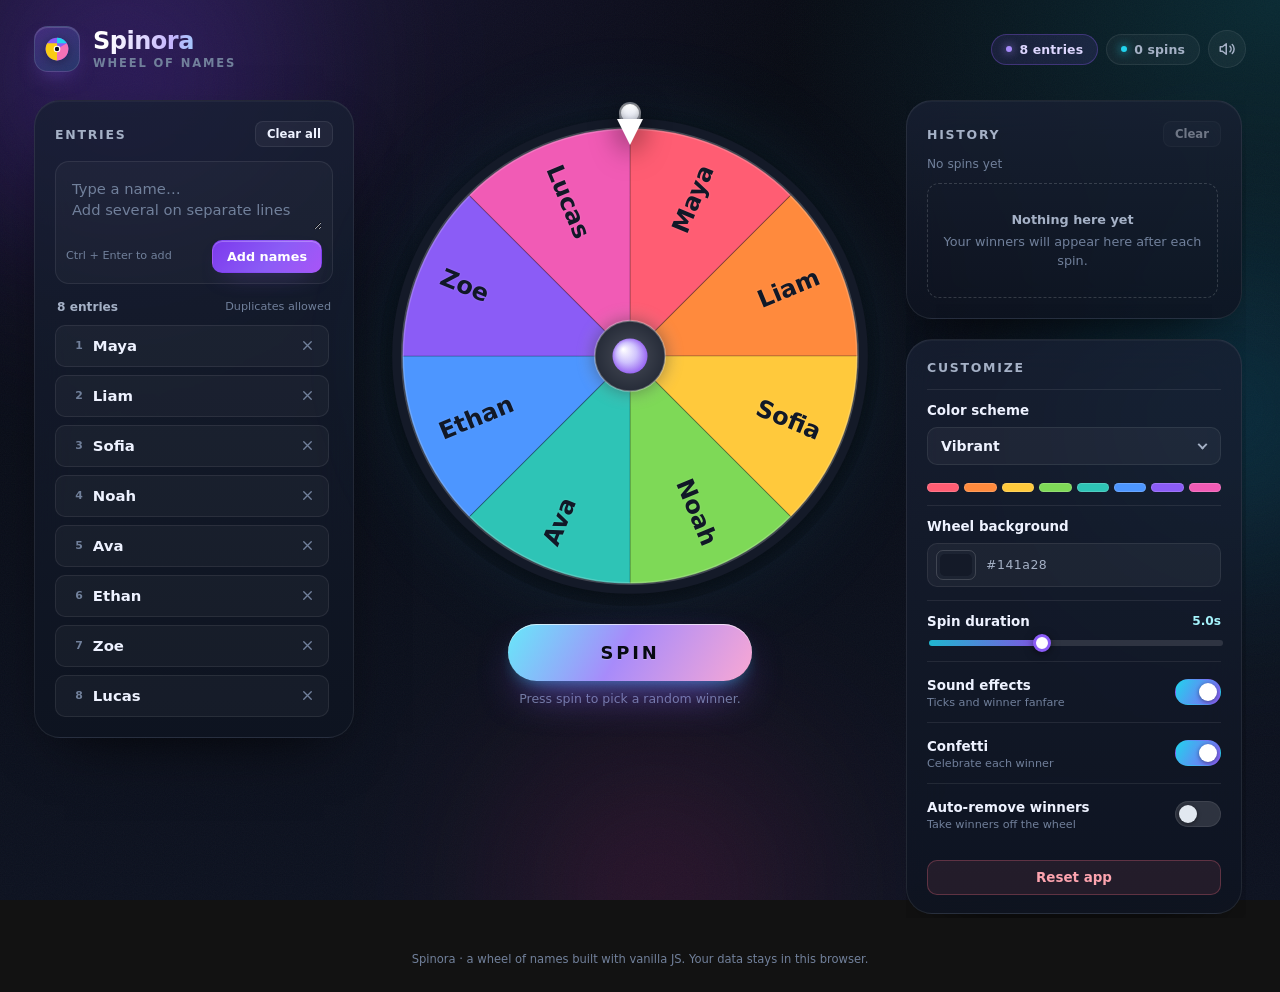
<file: wheel-of-names/index.html>
<!DOCTYPE html>
<html lang="en">
<head>
  <meta charset="UTF-8" />
  <meta name="viewport" content="width=device-width, initial-scale=1.0" />
  <meta name="theme-color" content="#0d111c" />
  <meta name="description" content="Spinora is a polished wheel of names. Add names, spin the wheel, and pick a random winner." />
  <title>Spinora — Wheel of Names</title>
  <link rel="icon" href="data:image/svg+xml,%3Csvg xmlns='http://www.w3.org/2000/svg' viewBox='0 0 32 32'%3E%3Ccircle cx='16' cy='16' r='14' fill='%238b5cf6'/%3E%3Cpath d='M16 2a14 14 0 0 1 12.1 7H16z' fill='%2322d3ee'/%3E%3Cpath d='M28.1 9A14 14 0 0 1 16 30v-14z' fill='%23f472b6'/%3E%3Ccircle cx='16' cy='16' r='3.5' fill='%23fff'/%3E%3C/svg%3E" />
  <link rel="stylesheet" href="css/style.css" />
</head>
<body>
  <a class="skip-link" href="#stage">Skip to the wheel</a>

  <div class="backdrop" aria-hidden="true">
    <span class="orb orb-1"></span>
    <span class="orb orb-2"></span>
    <span class="orb orb-3"></span>
    <span class="grain"></span>
  </div>

  <header class="app-header">
    <a class="brand" href="#" aria-label="Spinora home">
      <span class="brand-mark" aria-hidden="true">
        <svg viewBox="0 0 32 32" width="26" height="26" role="presentation">
          <circle cx="16" cy="16" r="14" fill="#8b5cf6"></circle>
          <path d="M16 2a14 14 0 0 1 12.1 7H16z" fill="#22d3ee"></path>
          <path d="M28.1 9A14 14 0 0 1 16 30v-14z" fill="#f472b6"></path>
          <path d="M16 30A14 14 0 0 1 3.9 9H16z" fill="#facc15"></path>
          <circle cx="16" cy="16" r="3.4" fill="#0d111c" stroke="#fff" stroke-width="1.4"></circle>
        </svg>
      </span>
      <span class="brand-text">
        <span class="brand-name">Spinora</span>
        <span class="brand-sub">Wheel of Names</span>
      </span>
    </a>

    <div class="header-meta">
      <span class="pill" id="entryPill" aria-live="polite">8 entries</span>
      <span class="pill pill-muted" id="spinCounterPill">0 spins</span>
      <button
        type="button"
        class="icon-toggle"
        id="soundQuickBtn"
        aria-pressed="true"
        aria-label="Sound effects"
        title="Mute sound effects"
      >
        <svg class="icon-on" viewBox="0 0 24 24" width="18" height="18" fill="none" stroke="currentColor" stroke-width="2" stroke-linecap="round" stroke-linejoin="round" aria-hidden="true">
          <path d="M11 5 6 9H3v6h3l5 4V5Z"></path>
          <path d="M16 8.5a5 5 0 0 1 0 7"></path>
          <path d="M19 6a8.5 8.5 0 0 1 0 12"></path>
        </svg>
        <svg class="icon-off" viewBox="0 0 24 24" width="18" height="18" fill="none" stroke="currentColor" stroke-width="2" stroke-linecap="round" stroke-linejoin="round" aria-hidden="true">
          <path d="M11 5 6 9H3v6h3l5 4V5Z"></path>
          <path d="m16 9 5 6M21 9l-5 6"></path>
        </svg>
      </button>
    </div>
  </header>

  <main class="layout" id="main">
    <!-- ============ NAMES PANEL ============ -->
    <aside class="panel panel-names" id="namesPanel" aria-labelledby="namesTitle">
      <div class="panel-head">
        <h2 class="panel-title" id="namesTitle">Entries</h2>
        <button type="button" class="btn btn-ghost btn-sm" id="clearNames">Clear all</button>
      </div>

      <form class="add-form" id="addForm" autocomplete="off">
        <label class="sr-only" for="nameInput">Add names, one per line</label>
        <textarea
          id="nameInput"
          class="name-input-add"
          rows="2"
          maxlength="600"
          placeholder="Type a name…&#10;Add several on separate lines"
          spellcheck="false"
        ></textarea>
        <div class="add-row">
          <p class="hint">Ctrl + Enter to add</p>
          <button type="submit" class="btn btn-primary btn-add" id="addBtn">Add names</button>
        </div>
      </form>

      <div class="names-meta">
        <span id="namesCount" class="count-label" aria-live="polite">8 entries</span>
        <span class="hint">Duplicates allowed</span>
      </div>

      <ul class="names-list" id="namesList" aria-label="Wheel entries"></ul>
    </aside>

    <!-- ============ WHEEL STAGE ============ -->
    <section class="stage" id="stage" aria-labelledby="stageTitle">
      <h2 class="sr-only" id="stageTitle">Spinning wheel</h2>

      <div class="wheel-area">
        <div class="wheel-halo" aria-hidden="true"></div>
        <div class="pointer" aria-hidden="true">
          <span class="pointer-pin"></span>
          <span class="pointer-tip"></span>
        </div>
        <div class="wheel-wrap" id="wheelWrap">
          <canvas id="wheel" role="img" aria-label="Colorful spinning wheel with the current entries"></canvas>
        </div>
        <div class="wheel-center-aura" aria-hidden="true"></div>
      </div>

      <div class="stage-controls">
        <button type="button" class="spin-btn" id="spinBtn" aria-describedby="spinHint">
          <span class="spin-btn-label" id="spinBtnLabel">SPIN</span>
          <span class="spin-btn-shine" aria-hidden="true"></span>
        </button>
        <p class="spin-hint" id="spinHint">Press spin to pick a random winner.</p>
      </div>

      <div class="last-winner" id="lastWinner" hidden>
        <span class="last-winner-icon" aria-hidden="true">
          <svg viewBox="0 0 24 24" width="16" height="16" fill="none" stroke="currentColor" stroke-width="2" stroke-linecap="round" stroke-linejoin="round">
            <path d="M8 21h8M12 17v4M7 4h10v4a5 5 0 0 1-10 0V4Z"></path>
            <path d="M17 5h3v2a3 3 0 0 1-3 3M7 5H4v2a3 3 0 0 0 3 3"></path>
          </svg>
        </span>
        <span class="last-winner-text">Last winner</span>
        <strong class="last-winner-name" id="lastWinnerName"></strong>
      </div>
    </section>

    <!-- ============ SIDE: HISTORY + SETTINGS ============ -->
    <aside class="side-col">
      <section class="panel panel-history" id="historyPanel" aria-labelledby="historyTitle">
        <div class="panel-head">
          <h2 class="panel-title" id="historyTitle">History</h2>
          <button type="button" class="btn btn-ghost btn-sm" id="clearHistory">Clear</button>
        </div>
        <p class="panel-sub" id="historySub" aria-live="polite">No spins yet</p>
        <ol class="history-list" id="historyList" aria-label="Spin history"></ol>
      </section>

      <section class="panel panel-settings" id="settingsPanel" aria-labelledby="settingsTitle">
        <div class="panel-head">
          <h2 class="panel-title" id="settingsTitle">Customize</h2>
        </div>

        <div class="setting">
          <label class="setting-label" for="schemeSelect">Color scheme</label>
          <div class="select-wrap">
            <select id="schemeSelect" class="select">
              <option value="vibrant">Vibrant</option>
              <option value="pastel">Pastel</option>
              <option value="ocean">Ocean</option>
              <option value="sunset">Sunset</option>
              <option value="forest">Forest</option>
              <option value="candy">Candy</option>
            </select>
          </div>
          <div class="scheme-preview" id="schemePreview" aria-hidden="true"></div>
        </div>

        <div class="setting setting-inline">
          <label class="setting-label" for="bgColor">Wheel background</label>
          <div class="color-control">
            <input type="color" id="bgColor" class="color-input" value="#141a28" aria-label="Wheel background color" />
            <span class="color-value" id="bgColorValue">#141a28</span>
          </div>
        </div>

        <div class="setting">
          <div class="setting-row">
            <label class="setting-label" for="durationRange">Spin duration</label>
            <output class="setting-value" id="durationValue" for="durationRange">5.0s</output>
          </div>
          <input type="range" id="durationRange" class="range" min="2" max="10" step="0.5" value="5" />
        </div>

        <div class="setting">
          <label class="toggle-row" for="soundToggle">
            <span class="toggle-text">
              <span class="setting-label">Sound effects</span>
              <span class="setting-desc">Ticks and winner fanfare</span>
            </span>
            <span class="switch">
              <input type="checkbox" id="soundToggle" checked />
              <span class="switch-track" aria-hidden="true"><span class="switch-thumb"></span></span>
            </span>
          </label>
        </div>

        <div class="setting">
          <label class="toggle-row" for="confettiToggle">
            <span class="toggle-text">
              <span class="setting-label">Confetti</span>
              <span class="setting-desc">Celebrate each winner</span>
            </span>
            <span class="switch">
              <input type="checkbox" id="confettiToggle" checked />
              <span class="switch-track" aria-hidden="true"><span class="switch-thumb"></span></span>
            </span>
          </label>
        </div>

        <div class="setting">
          <label class="toggle-row" for="autoRemoveToggle">
            <span class="toggle-text">
              <span class="setting-label">Auto-remove winners</span>
              <span class="setting-desc">Take winners off the wheel</span>
            </span>
            <span class="switch">
              <input type="checkbox" id="autoRemoveToggle" />
              <span class="switch-track" aria-hidden="true"><span class="switch-thumb"></span></span>
            </span>
          </label>
        </div>

        <button type="button" class="btn btn-danger btn-block" id="resetBtn">Reset app</button>
      </section>
    </aside>
  </main>

  <footer class="app-footer">
    <p>Spinora · a wheel of names built with vanilla JS. Your data stays in this browser.</p>
  </footer>

  <!-- ============ WINNER MODAL ============ -->
  <div class="modal-backdrop" id="winnerModal" hidden>
    <div class="modal" role="dialog" aria-modal="true" aria-labelledby="winnerTitle" aria-describedby="winnerNote">
      <div class="modal-burst" aria-hidden="true">
        <svg viewBox="0 0 120 120" width="84" height="84">
          <g fill="none" stroke-linecap="round">
            <circle cx="60" cy="60" r="34" stroke="url(#g1)" stroke-width="6" opacity="0.9"></circle>
            <path d="M60 14v10M60 96v10M14 60h10M96 60h10M27 27l7 7M86 86l7 7M93 27l-7 7M34 86l-7 7" stroke="url(#g2)" stroke-width="5"></path>
          </g>
          <defs>
            <linearGradient id="g1" x1="0" y1="0" x2="1" y2="1">
              <stop offset="0" stop-color="#8b5cf6"></stop>
              <stop offset="1" stop-color="#22d3ee"></stop>
            </linearGradient>
            <linearGradient id="g2" x1="0" y1="0" x2="1" y2="1">
              <stop offset="0" stop-color="#f472b6"></stop>
              <stop offset="1" stop-color="#facc15"></stop>
            </linearGradient>
          </defs>
        </svg>
      </div>

      <p class="modal-eyebrow" id="winnerSpin">Spin #1</p>
      <h2 class="winner-name" id="winnerTitle" aria-live="assertive">Winner</h2>
      <p class="winner-note" id="winnerNote"></p>

      <div class="modal-actions">
        <button type="button" class="btn btn-primary btn-lg" id="spinAgainBtn">Spin again</button>
        <button type="button" class="btn btn-ghost" id="removeWinnerBtn">Remove winner</button>
        <button type="button" class="btn btn-ghost" id="keepWinnerBtn">Keep winner</button>
      </div>
    </div>
  </div>

  <canvas id="confetti" aria-hidden="true"></canvas>
  <div class="toast" id="toast" role="status" aria-live="polite" hidden></div>

  <script src="js/storage.js"></script>
  <script src="js/names.js"></script>
  <script src="js/wheel.js"></script>
  <script src="js/history.js"></script>
  <script src="js/app.js"></script>
</body>
</html>
</file>
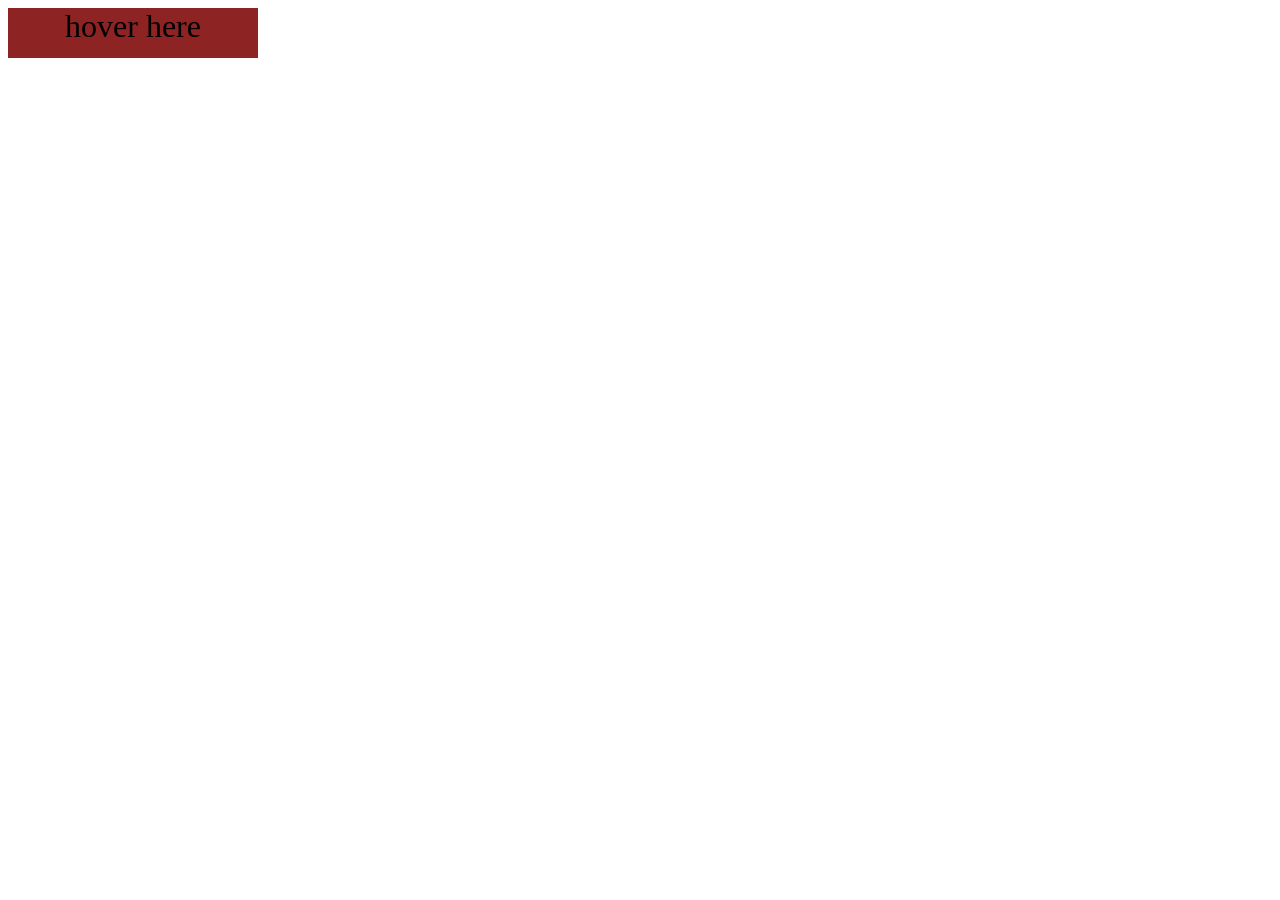
<file: webstudy/HTML/animations.html>
<!DOCTYPE html>
<html lang="en">
<head>
    <meta charset="UTF-8">
    <meta name="viewport" content="width=device-width, initial-scale=1.0">
    <title>animation</title>
    <link rel="stylesheet" href="../CSS/animations.css">
</head>
<body>
    <div id="box1">hover here</div>
    <div id="box2">Hi</div>
</body>
</html>
</file>
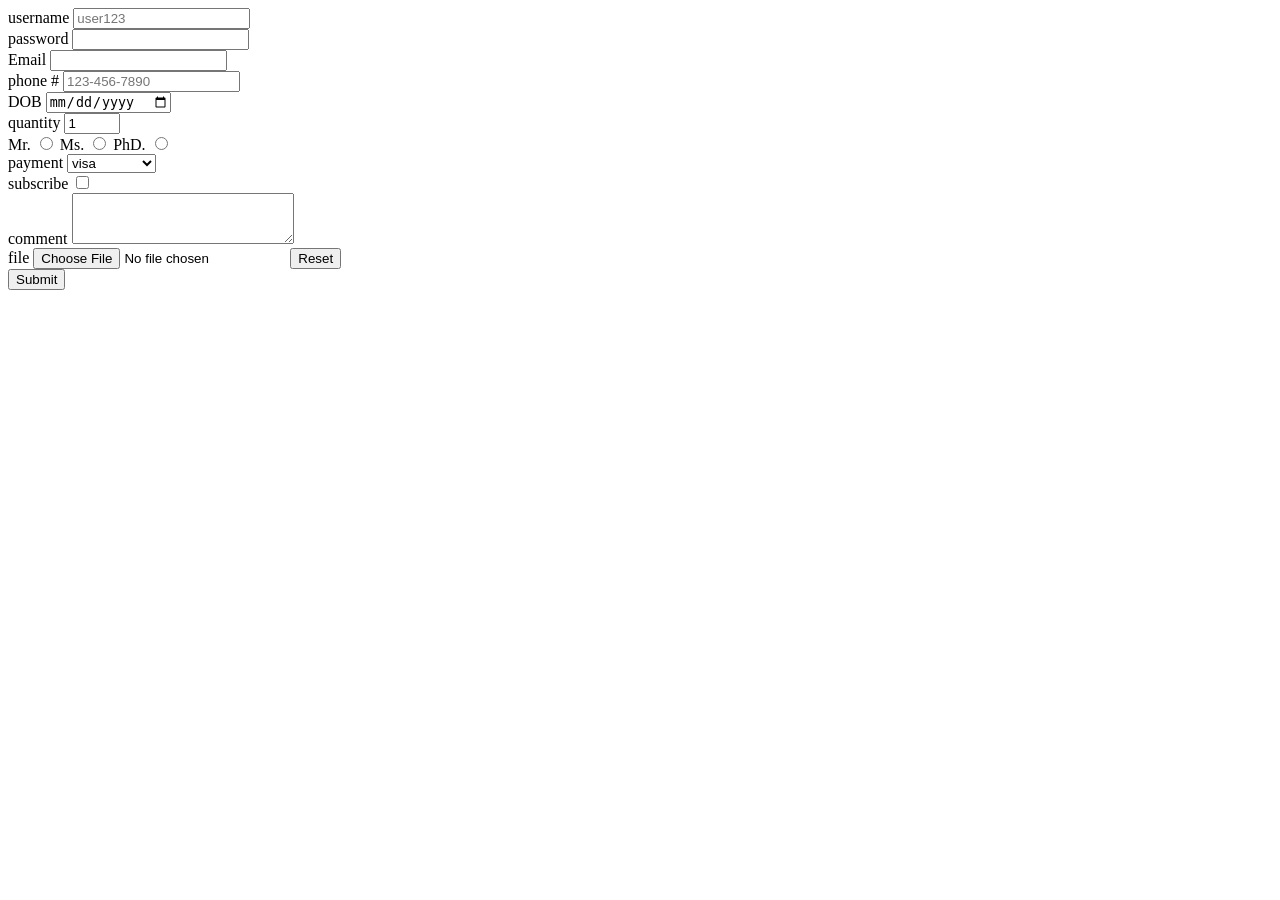
<file: webstudy/HTML/form.html>
<!DOCTYPE html>
<html lang="en">
<head>
    <meta charset="UTF-8">
    <meta name="viewport" content="width=device-width, initial-scale=1.0">
    <title>forms</title>
</head>
<body>
    <form action="main.py" method="post" enctype="multipart/form-data">
        <label for="username">username </label>
        <input type="text" id="username" placeholder="user123" minlength="2"  maxlength="15" required> <br>
        <label for="password">password</label>
        <input type="password"  id="password"min="6" required><br>

        <label for="email">Email</label>
        <input type="email" id="email",placeholder="abc@gmail.com"><br>

        <label for="phone">phone #</label>
        <input type="tel" id="phone"placeholder="123-456-7890" ><br>

        <label for="date">DOB</label>
        <input type="date" id="date"><br>
        <label for="quantity">quantity</label>
        <input type="number" id="quantity" min="0" max="999" value="1">
        <br>
        <label for="Mr.">Mr.</label>
        <input type="radio" id="Mr." name="title">
        <label for="Ms.">Ms.</label>
        <input type="radio" id="Ms." name="title">
        <label for="PhD.">PhD.</label>
        <input type="radio" id="PhD." name="title">

<br>
        <label for="payment">payment</label>
        <select name="option" id="op">
            <option value="visa">visa</option>
            <option value="mastercard">mastercard</option>
            <option value="giftcard">giftcard</option>

        </select><br>

        <label for="subscribe">subscribe</label>
        <input type="checkbox" id="subscribe"><br>

        <label for="comment">comment</label>
        <textarea id="comment" rows="3" cols="25"></textarea>
        <br>

        <label for="file">file </label>
        <input type="file" id =file accept="image/png, image/jpeg">
        
        <input type="reset"><br>
        <input type="submit">
    </form>
</body>
</html>
</file>
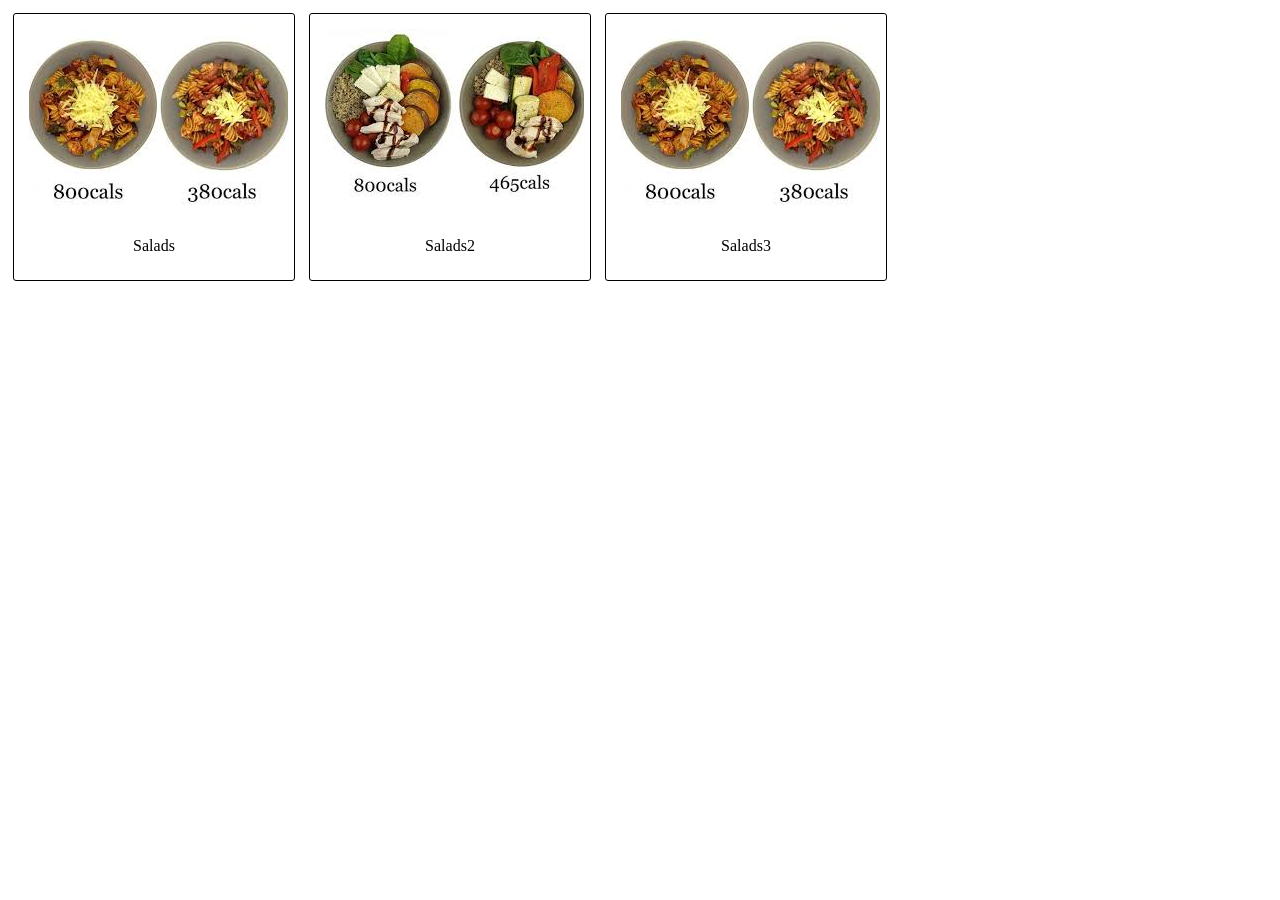
<file: webstudy/HTML/imagegallery.html>
<!DOCTYPE html>
<html lang="en">
<head>
    <meta charset="UTF-8">
    <meta name="viewport" content="width=device-width, initial-scale=1.0">
    <title>Image-Gallery</title>
    <link rel="stylesheet" href="../CSS/image-gallery.css">
</head>
<body>
    <div class="gallery">
        <a href="">
            <img src="../images/Untitled.jpg" alt="food-calroies">

        </a>

        <div class="description">Salads</div>
    </div>

     <div class="gallery">
        <a href="">
            <img src="../images/Untitled2.jpg" alt="food-calroies">

        </a>

        <div class="description">Salads2</div>
    </div>
     <div class="gallery">
        <a href="">
            <img src="../images/Untitled.jpg" alt="food-calroies">

        </a>

        <div class="description">Salads3</div>
    </div>
</body>
</html>
</file>
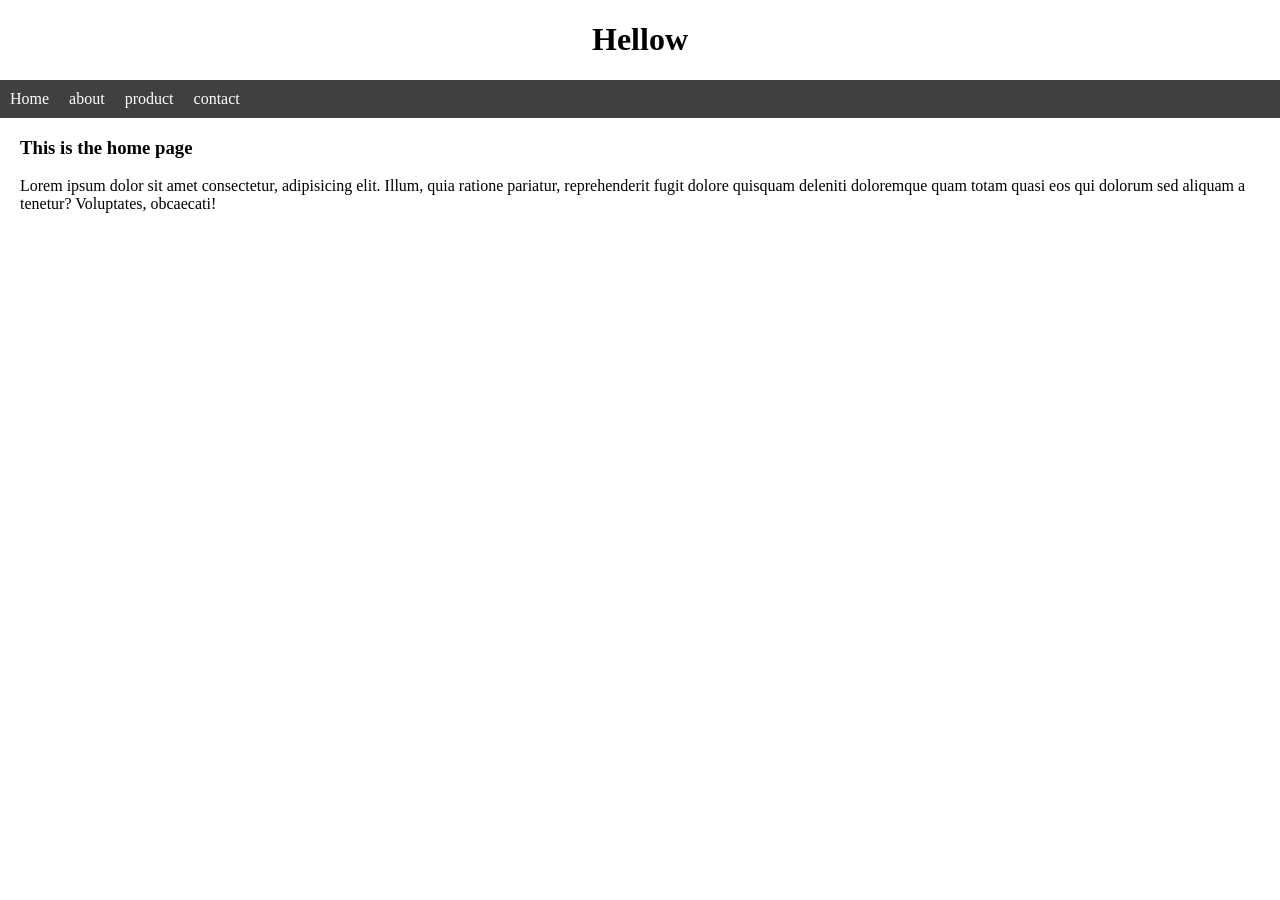
<file: webstudy/HTML/navbar.html>
<!DOCTYPE html>
<html lang="en">
<head>
    <meta charset="UTF-8">
    <meta name="viewport" content="width=device-width, initial-scale=1.0">
    <title>navbar</title>
    <link rel="stylesheet" href="../CSS/navbar.css">
</head>
<body>
    <h1>Hellow</h1>

    <nav class="navbar">
        <ul>
            <li><a href="">Home</a></li>
            <li><a href="">about</a></li>
            <li><a href="">product</a></li>
            <li><a href="">contact</a></li>
        </ul>
    </nav>

    <main>
        <h3>This is the home page</h3>
        <p>Lorem ipsum dolor sit amet consectetur, adipisicing elit. Illum, quia ratione pariatur, reprehenderit fugit dolore quisquam deleniti doloremque quam totam quasi eos qui dolorum sed aliquam a tenetur? Voluptates, obcaecati!</p>
    </main>
</body>
</html>
</file>
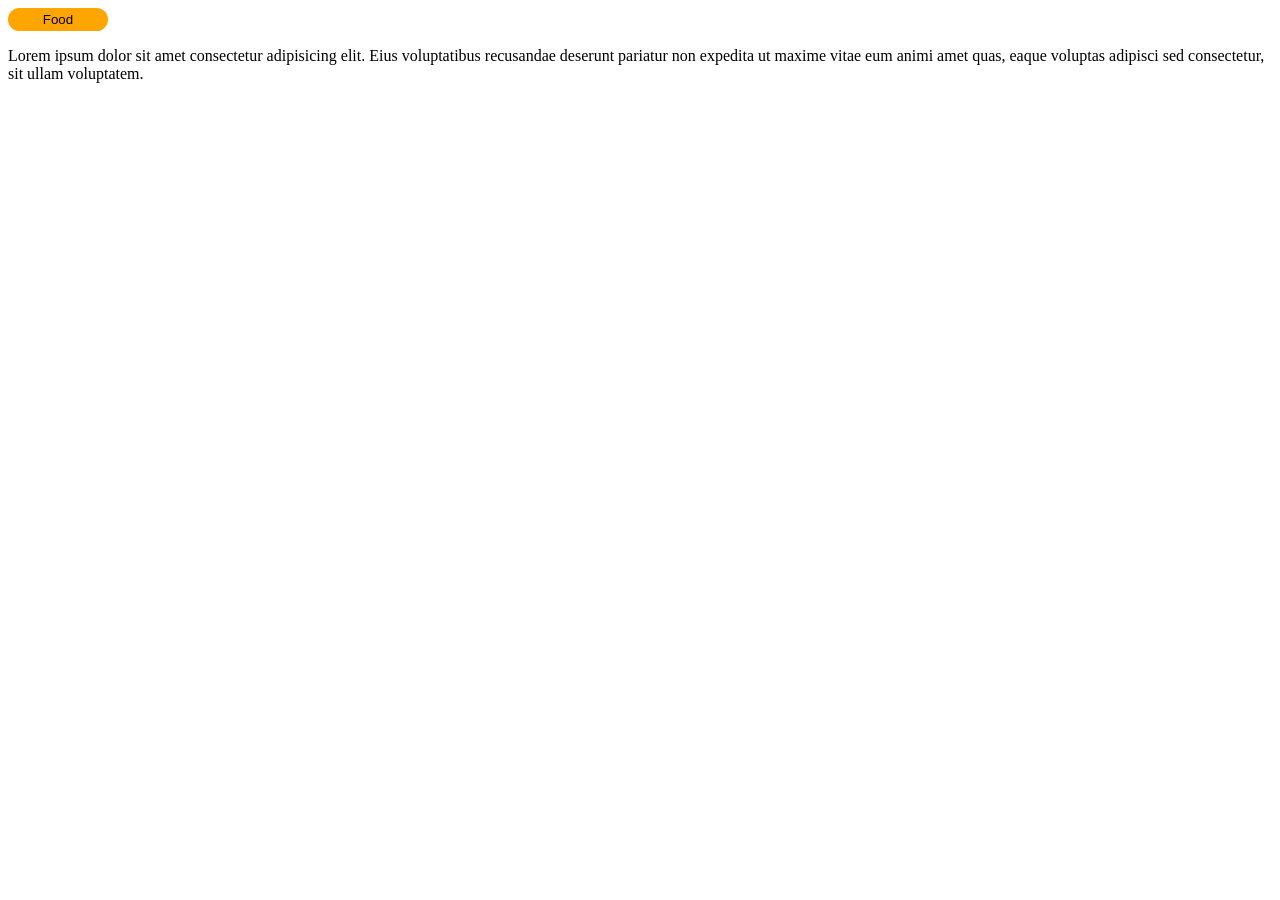
<file: webstudy/HTML/overflow.html>
<!DOCTYPE html>
<html lang="en">
<head>
    <meta charset="UTF-8">
    <meta name="viewport" content="width=device-width, initial-scale=1.0">
    <title>overflow</title> 
    <link rel="stylesheet" href="../CSS/oveflowstyle.css">
</head>
<body>
     <div class="dropdown">
        <button>Food</button>
        <div class="content">
            <a href="">apple</a>
            <a href="">oragne</a>
            <a href="">banana</a>


        </div>
     </div>
     <p>Lorem ipsum dolor sit amet consectetur adipisicing elit. Eius voluptatibus recusandae deserunt pariatur non expedita ut maxime vitae eum animi amet quas, eaque voluptas adipisci sed consectetur, sit ullam voluptatem.</p>
</body>
</html>
</file>
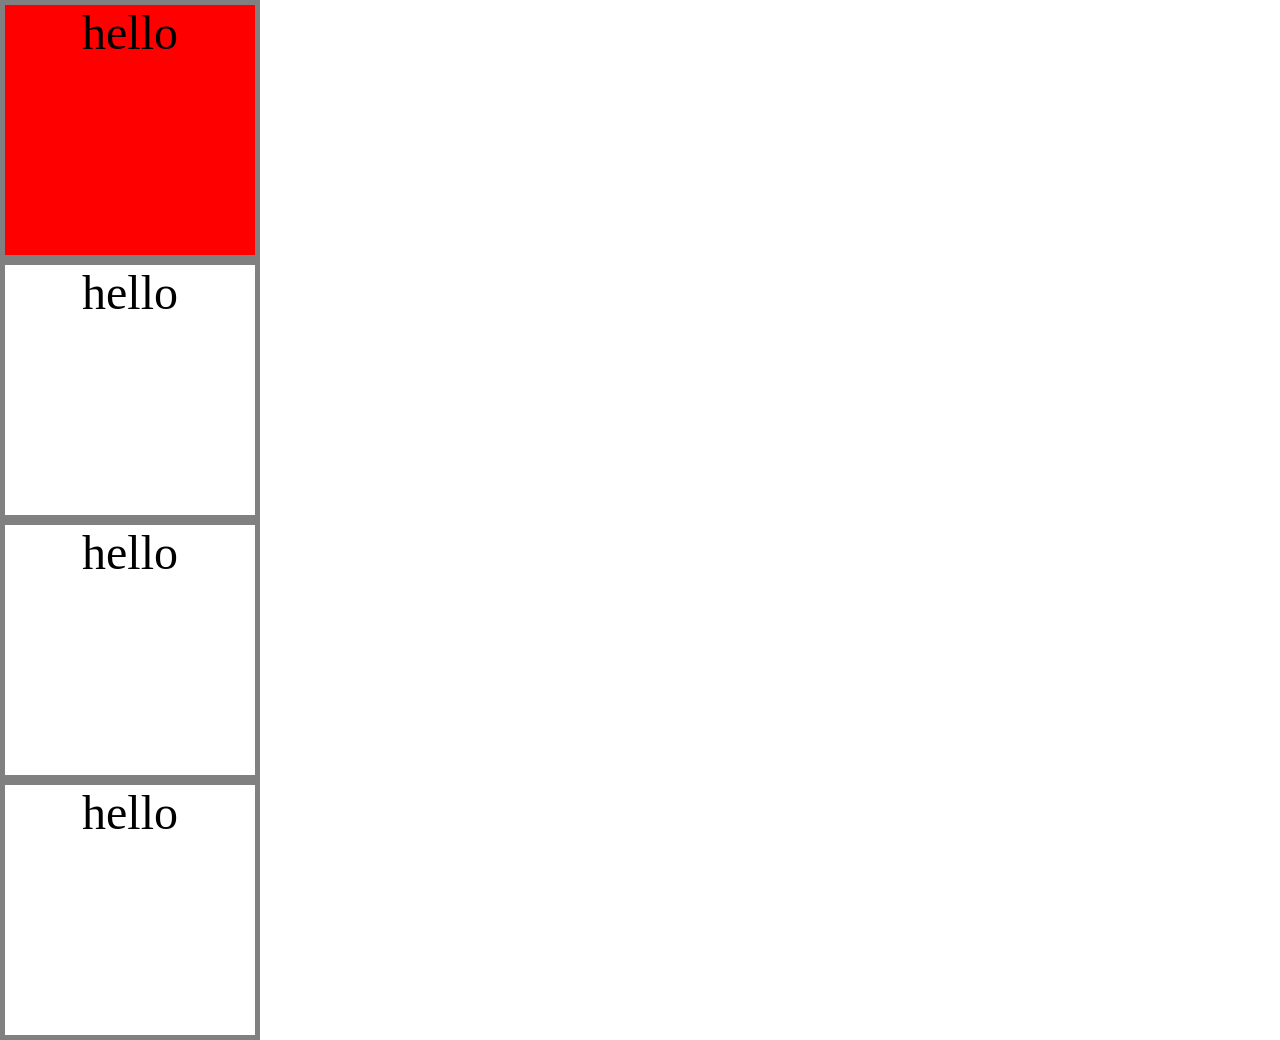
<file: webstudy/HTML/transformations.html>
<!DOCTYPE html>
<html lang="en">
<head>
    <meta charset="UTF-8">
    <meta name="viewport" content="width=device-width, initial-scale=1.0">
    <title>transformations</title>
    <link rel="stylesheet" href="../CSS/transformations.css">
</head>
<body>
    
        <div class= "box" id="box1"> hello</div>

    
        <div class= "box"  id="box2"> hello</div>

    
        <div class= "box"  id="box3"> hello</div>

   
        <div class= "box"  id="box4"> hello</div>

    
</body>
</html>
</file>
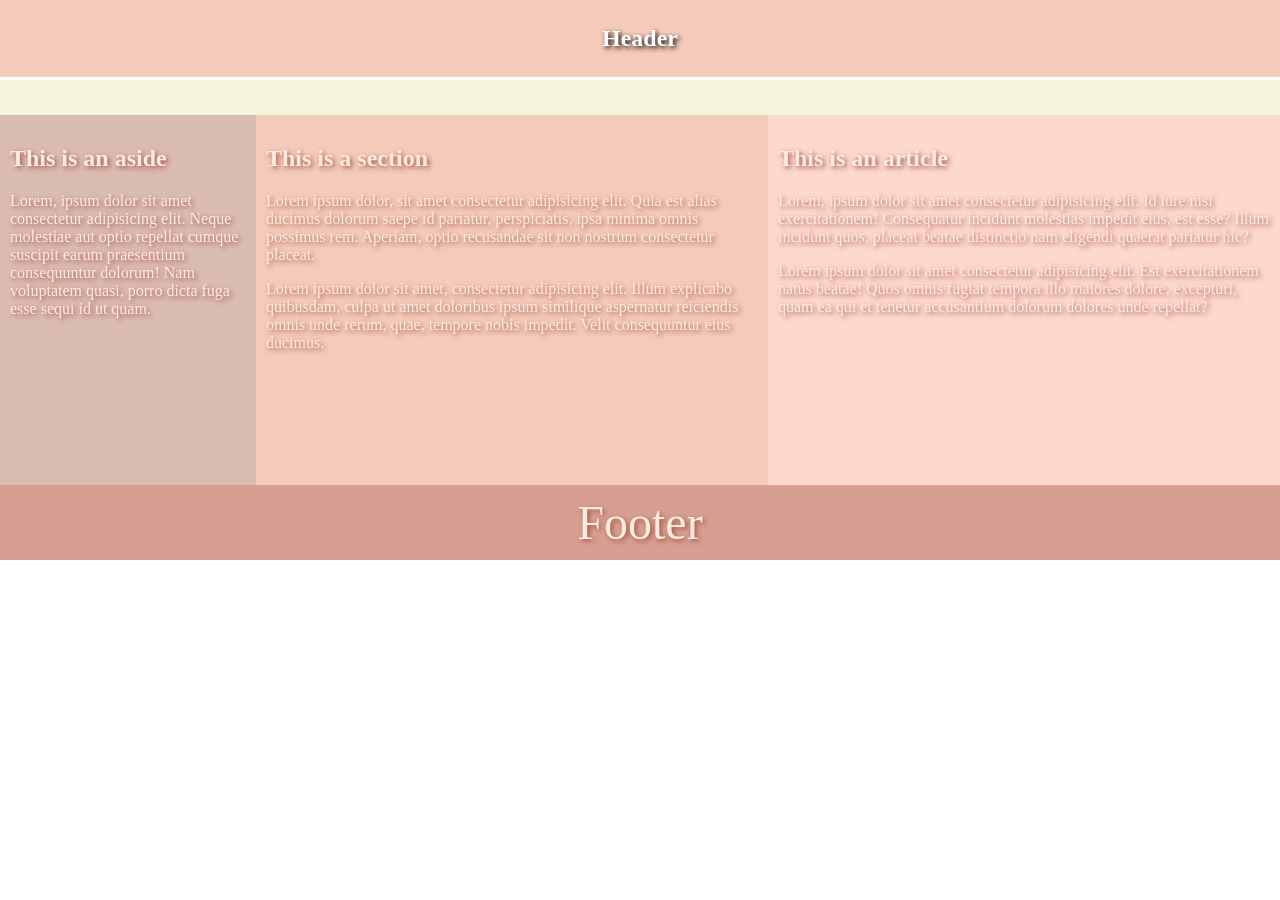
<file: webstudy/HTML/websit_layout.html>
<!DOCTYPE html>
<html lang="en">
<head>
    <meta charset="UTF-8">
    <meta name="viewport" content="width=device-width, initial-scale=1.0">
    <title>web layout</title>
    <link rel="stylesheet" href="../CSS/layout.css">
</head>
<body>
    <header><h2>Header</h2></header>
    <nav class="navbar">

    </nav>
    <main>
        <aside>
            <h2>This is an aside</h2>
            <p>Lorem, ipsum dolor sit amet consectetur adipisicing elit. Neque molestiae aut optio repellat cumque suscipit earum praesentium consequuntur dolorum! Nam voluptatem quasi, porro dicta fuga esse sequi id ut quam.</p>
        </aside>
        <section>
            <h2>This is a section</h2>
            <p>Lorem ipsum dolor, sit amet consectetur adipisicing elit. Quia est alias ducimus dolorum saepe id pariatur, perspiciatis, ipsa minima omnis possimus rem. Aperiam, optio recusandae sit non nostrum consectetur placeat.</p>
            <p>Lorem ipsum dolor sit amet, consectetur adipisicing elit. Illum explicabo quibusdam, culpa ut amet doloribus ipsum similique aspernatur reiciendis omnis unde rerum, quae, tempore nobis impedit. Velit consequuntur eius ducimus.</p>
        </section>
        <article>
            <h2>This is an article</h2>
            <p>Lorem, ipsum dolor sit amet consectetur adipisicing elit. Id iure nisi exercitationem! Consequatur incidunt molestias impedit eius, est esse? Illum incidunt quos, placeat beatae distinctio nam eligendi quaerat pariatur hic?</p>
            <p>Lorem ipsum dolor sit amet consectetur adipisicing elit. Est exercitationem natus beatae! Quos omnis fugiat tempora illo maiores dolore, excepturi, quam ea qui et tenetur accusantium dolorum dolores unde repellat?</p>
        </article>
        
    </main>

    <footer>Footer</footer>
</body>
</html>
</file>
<file: wheel-of-names/css/style.css>
/* =========================================================
   Spinora — Wheel of Names
   Design tokens
   ========================================================= */
:root {
  color-scheme: dark;
  --bg: #080b13;
  --bg-2: #0d1220;
  --panel: rgba(19, 26, 42, 0.72);
  --panel-solid: #121a2b;
  --panel-2: rgba(255, 255, 255, 0.035);
  --border: rgba(255, 255, 255, 0.08);
  --border-strong: rgba(255, 255, 255, 0.16);
  --text: #eef2ff;
  --muted: #a5b1c6;
  --muted-2: #71809b;
  --accent: #8b5cf6;
  --accent-2: #22d3ee;
  --pink: #f472b6;
  --yellow: #facc15;
  --danger: #fb7185;
  --radius-xl: 26px;
  --radius-lg: 20px;
  --radius-md: 14px;
  --radius-sm: 10px;
  --shadow-panel: 0 24px 60px -30px rgba(0, 0, 0, 0.9), inset 0 1px 0 rgba(255, 255, 255, 0.04);
  --shadow-pop: 0 30px 80px -24px rgba(0, 0, 0, 0.85);
  --font: "Segoe UI", system-ui, -apple-system, "Helvetica Neue", Arial, sans-serif;
  --font-display: "Segoe UI", system-ui, -apple-system, "Helvetica Neue", Arial, sans-serif;
  --ease-out: cubic-bezier(0.22, 1, 0.36, 1);
}

/* =========================================================
   Base
   ========================================================= */
*,
*::before,
*::after {
  box-sizing: border-box;
}

html {
  -webkit-text-size-adjust: 100%;
}

body {
  margin: 0;
  min-height: 100vh;
  display: flex;
  flex-direction: column;
  font-family: var(--font);
  color: var(--text);
  background: radial-gradient(1200px 700px at 15% -10%, #1a1636 0%, transparent 55%),
    radial-gradient(1000px 700px at 100% 0%, #0a2a33 0%, transparent 50%),
    linear-gradient(180deg, var(--bg) 0%, var(--bg-2) 100%);
  background-attachment: fixed;
  overflow-x: hidden;
  overflow-x: clip;
  -webkit-font-smoothing: antialiased;
  text-rendering: optimizeLegibility;
}

h1, h2, h3, p {
  margin: 0;
}

button,
input,
textarea,
select {
  font: inherit;
  color: inherit;
}

button {
  -webkit-tap-highlight-color: transparent;
}

ul, ol {
  margin: 0;
  padding: 0;
  list-style: none;
}

canvas {
  display: block;
}

::selection {
  background: rgba(139, 92, 246, 0.45);
  color: #fff;
}

/* Scrollbars */
* {
  scrollbar-width: thin;
  scrollbar-color: rgba(255, 255, 255, 0.18) transparent;
}
*::-webkit-scrollbar {
  width: 8px;
  height: 8px;
}
*::-webkit-scrollbar-thumb {
  background: rgba(255, 255, 255, 0.16);
  border-radius: 999px;
}
*::-webkit-scrollbar-thumb:hover {
  background: rgba(255, 255, 255, 0.28);
}
*::-webkit-scrollbar-track {
  background: transparent;
}

/* Utilities */
.sr-only {
  position: absolute;
  width: 1px;
  height: 1px;
  padding: 0;
  margin: -1px;
  overflow: hidden;
  clip: rect(0, 0, 0, 0);
  white-space: nowrap;
  border: 0;
}

.skip-link {
  position: fixed;
  top: -100px;
  left: 16px;
  z-index: 200;
  padding: 12px 18px;
  border-radius: 12px;
  background: #fff;
  color: #0b0f19;
  font-weight: 700;
  text-decoration: none;
  transition: top 0.2s var(--ease-out);
}
.skip-link:focus {
  top: 14px;
}

:focus-visible {
  outline: 2px solid var(--accent-2);
  outline-offset: 3px;
  border-radius: 8px;
}

/* =========================================================
   Backdrop decoration
   ========================================================= */
.backdrop {
  position: fixed;
  inset: 0;
  pointer-events: none;
  overflow: hidden;
  z-index: 0;
}

.orb {
  position: absolute;
  border-radius: 50%;
  filter: blur(90px);
  opacity: 0.4;
  animation: orbFloat 18s ease-in-out infinite alternate;
}
.orb-1 {
  width: 520px;
  height: 520px;
  top: -180px;
  left: -140px;
  background: radial-gradient(circle, #7c3aed 0%, transparent 70%);
}
.orb-2 {
  width: 460px;
  height: 460px;
  top: 20%;
  right: -180px;
  background: radial-gradient(circle, #0891b2 0%, transparent 70%);
  animation-delay: -6s;
}
.orb-3 {
  width: 420px;
  height: 420px;
  bottom: -200px;
  left: 35%;
  background: radial-gradient(circle, #db2777 0%, transparent 70%);
  animation-delay: -11s;
  opacity: 0.25;
}

.grain {
  position: absolute;
  inset: 0;
  opacity: 0.035;
  background-image: url("data:image/svg+xml,%3Csvg xmlns='http://www.w3.org/2000/svg' width='140' height='140'%3E%3Cfilter id='n'%3E%3CfeTurbulence type='fractalNoise' baseFrequency='0.9' numOctaves='2'/%3E%3C/filter%3E%3Crect width='140' height='140' filter='url(%23n)' opacity='1'/%3E%3C/svg%3E");
}

@keyframes orbFloat {
  from { transform: translate3d(0, 0, 0) scale(1); }
  to { transform: translate3d(30px, -40px, 0) scale(1.08); }
}

/* =========================================================
   Header
   ========================================================= */
.app-header {
  position: relative;
  z-index: 2;
  width: 100%;
  max-width: 1480px;
  margin: 0 auto;
  padding: 26px 34px 10px;
  display: flex;
  align-items: center;
  justify-content: space-between;
  gap: 18px;
}

.brand {
  display: inline-flex;
  align-items: center;
  gap: 13px;
  text-decoration: none;
  color: inherit;
  border-radius: 14px;
}

.brand-mark {
  display: grid;
  place-items: center;
  width: 46px;
  height: 46px;
  border-radius: 14px;
  background: linear-gradient(145deg, rgba(139, 92, 246, 0.28), rgba(34, 211, 238, 0.16));
  border: 1px solid rgba(255, 255, 255, 0.12);
  box-shadow: inset 0 1px 0 rgba(255, 255, 255, 0.14), 0 10px 24px -12px rgba(139, 92, 246, 0.7);
  flex: 0 0 auto;
}
.brand-mark svg {
  filter: drop-shadow(0 2px 6px rgba(0, 0, 0, 0.35));
}

.brand-text {
  display: flex;
  flex-direction: column;
  line-height: 1.05;
}
.brand-name {
  font-family: var(--font-display);
  font-size: 1.5rem;
  font-weight: 800;
  letter-spacing: -0.02em;
  background: linear-gradient(100deg, #fff 10%, #c4b5fd 55%, #67e8f9 100%);
  -webkit-background-clip: text;
  background-clip: text;
  color: transparent;
}
.brand-sub {
  margin-top: 3px;
  font-size: 0.72rem;
  font-weight: 600;
  letter-spacing: 0.16em;
  text-transform: uppercase;
  color: var(--muted-2);
}

.header-meta {
  display: flex;
  align-items: center;
  gap: 8px;
  flex-wrap: wrap;
  justify-content: flex-end;
}

.pill {
  display: inline-flex;
  align-items: center;
  gap: 7px;
  padding: 7px 14px;
  border-radius: 999px;
  border: 1px solid rgba(139, 92, 246, 0.32);
  background: rgba(139, 92, 246, 0.12);
  color: #ddd6fe;
  font-size: 0.78rem;
  font-weight: 650;
  letter-spacing: 0.01em;
  white-space: nowrap;
}
.pill::before {
  content: "";
  width: 6px;
  height: 6px;
  border-radius: 50%;
  background: #a78bfa;
  box-shadow: 0 0 10px #a78bfa;
}
.pill-muted {
  border-color: var(--border);
  background: rgba(255, 255, 255, 0.04);
  color: var(--muted);
}
.pill-muted::before {
  background: var(--accent-2);
  box-shadow: 0 0 10px var(--accent-2);
}

.icon-toggle {
  display: grid;
  place-items: center;
  flex: 0 0 auto;
  width: 38px;
  height: 38px;
  border-radius: 50%;
  border: 1px solid var(--border);
  background: rgba(255, 255, 255, 0.045);
  color: var(--muted);
  cursor: pointer;
  transition: background 0.16s, border-color 0.16s, color 0.16s, transform 0.16s;
}
.icon-toggle:hover {
  background: rgba(255, 255, 255, 0.09);
  border-color: var(--border-strong);
  color: var(--text);
}
.icon-toggle:active {
  transform: scale(0.94);
}
.icon-toggle .icon-off {
  display: none;
}
.icon-toggle[aria-pressed="false"] {
  color: #fda4af;
  border-color: rgba(251, 113, 133, 0.32);
  background: rgba(251, 113, 133, 0.1);
}
.icon-toggle[aria-pressed="false"] .icon-on {
  display: none;
}
.icon-toggle[aria-pressed="false"] .icon-off {
  display: block;
}

/* =========================================================
   Layout
   ========================================================= */
.layout {
  position: relative;
  z-index: 1;
  flex: 1;
  width: 100%;
  max-width: 1480px;
  margin: 0 auto;
  padding: 18px 34px 34px;
  display: grid;
  grid-template-columns: 320px minmax(0, 1fr) 340px;
  gap: 26px;
  align-items: start;
}

/* =========================================================
   Panels
   ========================================================= */
.panel {
  background: linear-gradient(180deg, rgba(24, 32, 51, 0.82), rgba(14, 20, 33, 0.82));
  border: 1px solid var(--border);
  border-radius: var(--radius-xl);
  box-shadow: var(--shadow-panel);
  backdrop-filter: blur(18px);
  -webkit-backdrop-filter: blur(18px);
  padding: 20px;
}

.panel-head {
  display: flex;
  align-items: center;
  justify-content: space-between;
  gap: 12px;
  margin-bottom: 14px;
}

.panel-title {
  font-size: 0.78rem;
  font-weight: 750;
  letter-spacing: 0.14em;
  text-transform: uppercase;
  color: var(--muted);
}

.panel-sub {
  font-size: 0.76rem;
  color: var(--muted-2);
  margin: -4px 0 12px;
}

/* Names panel */
.panel-names {
  position: sticky;
  top: 22px;
  display: flex;
  flex-direction: column;
  max-height: calc(100vh - 44px);
  min-height: 460px;
}

.add-form {
  background: rgba(255, 255, 255, 0.028);
  border: 1px solid var(--border);
  border-radius: var(--radius-md);
  padding: 10px;
  transition: border-color 0.18s, background 0.18s;
}
.add-form:focus-within {
  border-color: rgba(139, 92, 246, 0.55);
  background: rgba(139, 92, 246, 0.06);
}

.name-input-add {
  width: 100%;
  resize: vertical;
  min-height: 58px;
  max-height: 150px;
  border: 0;
  background: transparent;
  padding: 6px;
  font-size: 0.92rem;
  line-height: 1.45;
  outline: none;
  color: var(--text);
}
.name-input-add::placeholder {
  color: var(--muted-2);
}

.add-row {
  display: flex;
  align-items: center;
  justify-content: space-between;
  gap: 10px;
  margin-top: 6px;
}

.hint {
  font-size: 0.7rem;
  color: var(--muted-2);
  line-height: 1.3;
}

.names-meta {
  display: flex;
  align-items: center;
  justify-content: space-between;
  gap: 10px;
  margin: 16px 2px 10px;
}
.count-label {
  font-size: 0.76rem;
  font-weight: 650;
  color: var(--muted);
}

.names-list {
  flex: 1;
  min-height: 0;
  overflow-y: auto;
  display: flex;
  flex-direction: column;
  gap: 8px;
  padding-right: 4px;
  overscroll-behavior: contain;
}

.name-row {
  display: flex;
  align-items: center;
  gap: 6px;
  padding: 3px 6px 3px 10px;
  background: var(--panel-2);
  border: 1px solid var(--border);
  border-radius: var(--radius-sm);
  transition: border-color 0.15s, background 0.15s, transform 0.15s;
  animation: rowIn 0.24s var(--ease-out);
}
.name-row:hover {
  background: rgba(255, 255, 255, 0.055);
}
.name-row:focus-within {
  border-color: rgba(139, 92, 246, 0.6);
  background: rgba(139, 92, 246, 0.09);
}

.name-index {
  flex: 0 0 auto;
  min-width: 1.55em;
  text-align: right;
  font-size: 0.68rem;
  font-weight: 700;
  font-variant-numeric: tabular-nums;
  color: var(--muted-2);
}

.name-input {
  flex: 1;
  min-width: 0;
  padding: 8px 4px;
  border: 0;
  background: transparent;
  font-size: 0.93rem;
  font-weight: 550;
  outline: none;
  color: var(--text);
}

.name-delete {
  flex: 0 0 auto;
  display: grid;
  place-items: center;
  width: 30px;
  height: 30px;
  border: 0;
  border-radius: 8px;
  background: transparent;
  color: var(--muted-2);
  cursor: pointer;
  transition: background 0.15s, color 0.15s, transform 0.15s;
}
.name-delete:hover {
  background: rgba(251, 113, 133, 0.14);
  color: #fda4af;
}
.name-delete:active {
  transform: scale(0.92);
}
.name-delete svg {
  width: 15px;
  height: 15px;
}

.names-empty {
  display: flex;
  flex-direction: column;
  align-items: center;
  justify-content: center;
  gap: 6px;
  padding: 34px 16px;
  text-align: center;
  border: 1px dashed var(--border-strong);
  border-radius: var(--radius-md);
  color: var(--muted-2);
  font-size: 0.82rem;
  line-height: 1.5;
}
.names-empty strong {
  color: var(--muted);
  font-weight: 650;
}

.is-locked .name-input,
.is-locked .name-input-add,
.is-locked .name-delete,
.is-locked .btn-add,
.is-locked #clearNames {
  pointer-events: none;
  opacity: 0.5;
}

@keyframes rowIn {
  from { opacity: 0; transform: translateY(-4px); }
  to { opacity: 1; transform: none; }
}

/* =========================================================
   Stage / wheel
   ========================================================= */
.stage {
  display: flex;
  flex-direction: column;
  align-items: center;
  gap: 18px;
  padding-top: 6px;
  min-width: 0;
}

.wheel-area {
  position: relative;
  width: min(100%, 620px);
  aspect-ratio: 1 / 1;
  display: grid;
  place-items: center;
  isolation: isolate;
}

.wheel-halo {
  position: absolute;
  inset: -6%;
  border-radius: 50%;
  background:
    radial-gradient(circle at 50% 50%, rgba(139, 92, 246, 0.35) 0%, rgba(34, 211, 238, 0.12) 42%, transparent 68%);
  filter: blur(42px);
  z-index: 0;
  animation: haloPulse 7s ease-in-out infinite;
}

@keyframes haloPulse {
  0%, 100% { opacity: 0.75; transform: scale(1); }
  50% { opacity: 1; transform: scale(1.035); }
}

.wheel-wrap {
  position: relative;
  z-index: 1;
  width: 100%;
  height: 100%;
  border-radius: 50%;
}

#wheel {
  width: 100%;
  height: 100%;
  border-radius: 50%;
  touch-action: manipulation;
}

.wheel-center-aura {
  position: absolute;
  left: 50%;
  top: 50%;
  width: 22%;
  height: 22%;
  transform: translate(-50%, -50%);
  border-radius: 50%;
  background: radial-gradient(circle, rgba(255, 255, 255, 0.22) 0%, transparent 70%);
  pointer-events: none;
  z-index: 2;
}

/* Pointer */
.pointer {
  position: absolute;
  top: -4px;
  left: 50%;
  transform: translateX(-50%);
  z-index: 5;
  display: flex;
  flex-direction: column;
  align-items: center;
  filter: drop-shadow(0 10px 14px rgba(0, 0, 0, 0.55));
  pointer-events: none;
}
.pointer-pin {
  width: 22px;
  height: 22px;
  border-radius: 50%;
  background: linear-gradient(180deg, #ffffff 0%, #d7dcea 100%);
  border: 2px solid rgba(10, 14, 23, 0.5);
  box-shadow: inset 0 -3px 5px rgba(0, 0, 0, 0.18), 0 2px 0 rgba(255, 255, 255, 0.4);
}
.pointer-tip {
  width: 0;
  height: 0;
  margin-top: -5px;
  border-left: 13px solid transparent;
  border-right: 13px solid transparent;
  border-top: 26px solid #ffffff;
}

/* Stage controls */
.stage-controls {
  display: flex;
  flex-direction: column;
  align-items: center;
  gap: 10px;
  width: 100%;
}

.spin-btn {
  position: relative;
  width: 244px;
  max-width: 100%;
  padding: 18px 38px;
  border: 0;
  border-radius: 999px;
  cursor: pointer;
  font-family: var(--font-display);
  font-size: 1.12rem;
  font-weight: 850;
  letter-spacing: 0.16em;
  color: #070a12;
  background: linear-gradient(120deg, #67e8f9 0%, #a78bfa 46%, #f9a8d4 100%);
  box-shadow:
    0 20px 44px -16px rgba(139, 92, 246, 0.9),
    0 8px 18px -10px rgba(34, 211, 238, 0.8),
    inset 0 1px 0 rgba(255, 255, 255, 0.65);
  overflow: hidden;
  transition: transform 0.18s var(--ease-out), box-shadow 0.18s var(--ease-out), filter 0.18s;
  text-shadow: 0 1px 0 rgba(255, 255, 255, 0.25);
}
.spin-btn:hover:not(:disabled) {
  transform: translateY(-2px) scale(1.015);
  box-shadow:
    0 26px 54px -16px rgba(139, 92, 246, 1),
    0 10px 24px -10px rgba(34, 211, 238, 0.9),
    inset 0 1px 0 rgba(255, 255, 255, 0.7);
}
.spin-btn:active:not(:disabled) {
  transform: translateY(0) scale(0.985);
}
.spin-btn:disabled {
  cursor: not-allowed;
  filter: saturate(0.6) brightness(0.82);
  box-shadow: 0 14px 30px -18px rgba(0, 0, 0, 0.8);
}
.spin-btn-label {
  position: relative;
  z-index: 2;
}
.spin-btn-shine {
  position: absolute;
  top: -60%;
  left: -40%;
  width: 34%;
  height: 220%;
  background: linear-gradient(90deg, transparent, rgba(255, 255, 255, 0.55), transparent);
  transform: rotate(18deg);
  animation: btnShine 3.6s ease-in-out infinite;
  z-index: 1;
  pointer-events: none;
}
@keyframes btnShine {
  0%, 55% { left: -45%; }
  85%, 100% { left: 125%; }
}
.spin-btn.is-spinning .spin-btn-shine {
  animation-duration: 1s;
}

.spin-hint {
  font-size: 0.78rem;
  color: var(--muted-2);
  text-align: center;
  min-height: 1.1em;
}

.last-winner {
  display: inline-flex;
  align-items: center;
  gap: 9px;
  padding: 9px 16px;
  border-radius: 999px;
  background: linear-gradient(90deg, rgba(250, 204, 21, 0.12), rgba(244, 114, 182, 0.1));
  border: 1px solid rgba(250, 204, 21, 0.28);
  color: #fde68a;
  font-size: 0.82rem;
  animation: popIn 0.4s var(--ease-out);
  max-width: 100%;
}
.last-winner[hidden] {
  display: none;
}
.last-winner-icon {
  display: grid;
  place-items: center;
  color: var(--yellow);
}
.last-winner-text {
  color: rgba(253, 230, 138, 0.7);
  font-weight: 600;
}
.last-winner-name {
  font-weight: 800;
  color: #fef9c3;
  overflow: hidden;
  text-overflow: ellipsis;
  white-space: nowrap;
  max-width: 36ch;
}

@keyframes popIn {
  from { opacity: 0; transform: translateY(6px) scale(0.94); }
  to { opacity: 1; transform: none; }
}

/* =========================================================
   Side column
   ========================================================= */
.side-col {
  position: sticky;
  top: 22px;
  display: flex;
  flex-direction: column;
  gap: 20px;
  max-height: calc(100vh - 44px);
  overflow-y: auto;
  padding-right: 4px;
  padding-bottom: 4px;
  overscroll-behavior: contain;
}

.panel-history {
  display: flex;
  flex-direction: column;
  min-height: 0;
}

.history-list {
  display: flex;
  flex-direction: column;
  gap: 7px;
  max-height: 300px;
  overflow-y: auto;
  padding-right: 3px;
  overscroll-behavior: contain;
}

.history-item {
  display: grid;
  grid-template-columns: auto minmax(0, 1fr) auto;
  align-items: center;
  gap: 10px;
  padding: 9px 12px;
  border-radius: 11px;
  background: rgba(255, 255, 255, 0.032);
  border: 1px solid var(--border);
  animation: rowIn 0.26s var(--ease-out);
}
.history-item.is-latest {
  background: linear-gradient(90deg, rgba(250, 204, 21, 0.1), rgba(255, 255, 255, 0.03));
  border-color: rgba(250, 204, 21, 0.28);
}
.history-spin {
  font-size: 0.68rem;
  font-weight: 750;
  font-variant-numeric: tabular-nums;
  padding: 3px 8px;
  border-radius: 999px;
  color: #a5f3fc;
  background: rgba(34, 211, 238, 0.1);
  border: 1px solid rgba(34, 211, 238, 0.18);
  white-space: nowrap;
}
.history-item.is-latest .history-spin {
  color: #fef08a;
  background: rgba(250, 204, 21, 0.14);
  border-color: rgba(250, 204, 21, 0.3);
}
.history-name {
  font-weight: 650;
  font-size: 0.9rem;
  overflow: hidden;
  text-overflow: ellipsis;
  white-space: nowrap;
}
.history-time {
  font-size: 0.68rem;
  color: var(--muted-2);
  white-space: nowrap;
  font-variant-numeric: tabular-nums;
}
.history-empty {
  padding: 26px 14px;
  text-align: center;
  color: var(--muted-2);
  font-size: 0.8rem;
  line-height: 1.5;
  border: 1px dashed var(--border-strong);
  border-radius: 12px;
}
.history-empty strong {
  display: block;
  color: var(--muted);
  font-weight: 650;
  margin-bottom: 3px;
}

/* =========================================================
   Settings
   ========================================================= */
.panel-settings {
  padding-bottom: 18px;
}

.setting {
  display: flex;
  flex-direction: column;
  gap: 9px;
  padding: 13px 0;
  border-top: 1px solid var(--border);
}
.setting:first-of-type {
  border-top: 0;
  padding-top: 2px;
}

.setting-label {
  font-size: 0.84rem;
  font-weight: 650;
  color: var(--text);
}
.setting-desc {
  display: block;
  margin-top: 2px;
  font-size: 0.7rem;
  font-weight: 450;
  color: var(--muted-2);
}
.setting-row {
  display: flex;
  align-items: center;
  justify-content: space-between;
  gap: 10px;
}
.setting-value {
  font-size: 0.76rem;
  font-weight: 750;
  font-variant-numeric: tabular-nums;
  color: #a5f3fc;
}

.select-wrap {
  position: relative;
}
.select {
  width: 100%;
  appearance: none;
  -webkit-appearance: none;
  color-scheme: dark;
  padding: 10px 38px 10px 13px;
  border-radius: var(--radius-sm);
  border: 1px solid var(--border);
  background: rgba(255, 255, 255, 0.045);
  color: var(--text);
  font-size: 0.88rem;
  font-weight: 550;
  cursor: pointer;
  transition: border-color 0.16s, background 0.16s;
}
.select:hover {
  background: rgba(255, 255, 255, 0.075);
}
.select:focus-visible {
  outline: 2px solid var(--accent-2);
  outline-offset: 2px;
}
.select-wrap::after {
  content: "";
  position: absolute;
  right: 15px;
  top: 50%;
  width: 7px;
  height: 7px;
  border-right: 2px solid var(--muted);
  border-bottom: 2px solid var(--muted);
  transform: translateY(-70%) rotate(45deg);
  pointer-events: none;
}
.select option,
.select optgroup {
  background-color: #151d2f;
  color: #eef2ff;
}
.select option:checked {
  background-color: #4c1d95;
  color: #ffffff;
}

.scheme-preview {
  display: flex;
  gap: 5px;
  height: 9px;
  margin-top: 9px;
}
.scheme-dot {
  flex: 1;
  min-width: 0;
  border-radius: 999px;
  box-shadow: inset 0 0 0 1px rgba(255, 255, 255, 0.16);
  transition: background 0.2s;
}

.color-control {
  display: flex;
  align-items: center;
  gap: 10px;
  padding: 6px 8px;
  border: 1px solid var(--border);
  border-radius: var(--radius-sm);
  background: rgba(255, 255, 255, 0.045);
}
.color-input {
  width: 40px;
  height: 30px;
  padding: 0;
  border: 1px solid var(--border-strong);
  border-radius: 7px;
  background: transparent;
  cursor: pointer;
}
.color-input::-webkit-color-swatch-wrapper {
  padding: 3px;
}
.color-input::-webkit-color-swatch {
  border: 0;
  border-radius: 5px;
}
.color-input::-moz-color-swatch {
  border: 0;
  border-radius: 5px;
}
.color-value {
  font-size: 0.78rem;
  font-variant-numeric: tabular-nums;
  letter-spacing: 0.04em;
  color: var(--muted);
}

.range {
  width: 100%;
  height: 6px;
  border-radius: 999px;
  appearance: none;
  -webkit-appearance: none;
  background: linear-gradient(90deg, rgba(34, 211, 238, 0.55), rgba(139, 92, 246, 0.6));
  cursor: pointer;
}
.range::-webkit-slider-thumb {
  appearance: none;
  -webkit-appearance: none;
  width: 18px;
  height: 18px;
  border-radius: 50%;
  background: #fff;
  border: 3px solid #8b5cf6;
  box-shadow: 0 2px 8px rgba(0, 0, 0, 0.5);
}
.range::-moz-range-thumb {
  width: 14px;
  height: 14px;
  border-radius: 50%;
  background: #fff;
  border: 3px solid #8b5cf6;
  box-shadow: 0 2px 8px rgba(0, 0, 0, 0.5);
}

.toggle-row {
  display: flex;
  align-items: center;
  justify-content: space-between;
  gap: 14px;
  cursor: pointer;
}
.toggle-text {
  min-width: 0;
}

.switch {
  position: relative;
  flex: 0 0 auto;
  width: 46px;
  height: 26px;
}
.switch input {
  position: absolute;
  inset: 0;
  width: 100%;
  height: 100%;
  margin: 0;
  opacity: 0;
  cursor: pointer;
  z-index: 2;
}
.switch-track {
  position: absolute;
  inset: 0;
  border-radius: 999px;
  background: rgba(255, 255, 255, 0.13);
  border: 1px solid var(--border);
  transition: background 0.2s, border-color 0.2s;
}
.switch-thumb {
  position: absolute;
  top: 3px;
  left: 3px;
  width: 18px;
  height: 18px;
  border-radius: 50%;
  background: #e2e8f0;
  box-shadow: 0 1px 4px rgba(0, 0, 0, 0.45);
  transition: transform 0.22s var(--ease-out), background 0.2s;
}
.switch input:checked + .switch-track {
  background: linear-gradient(120deg, #22d3ee, #8b5cf6);
  border-color: transparent;
}
.switch input:checked + .switch-track .switch-thumb {
  transform: translateX(20px);
  background: #fff;
}
.switch input:focus-visible + .switch-track {
  outline: 2px solid var(--accent-2);
  outline-offset: 3px;
}

/* =========================================================
   Buttons
   ========================================================= */
.btn {
  display: inline-flex;
  align-items: center;
  justify-content: center;
  gap: 8px;
  padding: 9px 15px;
  border: 1px solid transparent;
  border-radius: var(--radius-sm);
  background: transparent;
  color: var(--text);
  font-size: 0.84rem;
  font-weight: 650;
  cursor: pointer;
  transition: background 0.16s, border-color 0.16s, transform 0.16s, box-shadow 0.16s, opacity 0.16s;
  user-select: none;
}
.btn:active:not(:disabled) {
  transform: translateY(1px);
}
.btn:disabled {
  opacity: 0.42;
  cursor: not-allowed;
}

.btn-primary {
  background: linear-gradient(130deg, #7c3aed, #8b5cf6 55%, #a855f7);
  color: #fff;
  box-shadow: 0 10px 24px -14px rgba(139, 92, 246, 0.9), inset 0 1px 0 rgba(255, 255, 255, 0.25);
}
.btn-primary:hover:not(:disabled) {
  background: linear-gradient(130deg, #8b5cf6, #a78bfa 55%, #c084fc);
  box-shadow: 0 14px 30px -14px rgba(139, 92, 246, 1);
}

.btn-ghost {
  background: rgba(255, 255, 255, 0.045);
  border-color: var(--border);
  color: var(--text);
}
.btn-ghost:hover:not(:disabled) {
  background: rgba(255, 255, 255, 0.09);
  border-color: var(--border-strong);
}

.btn-danger {
  background: rgba(251, 113, 133, 0.09);
  border-color: rgba(251, 113, 133, 0.28);
  color: #fda4af;
}
.btn-danger:hover:not(:disabled) {
  background: rgba(251, 113, 133, 0.16);
  border-color: rgba(251, 113, 133, 0.42);
}

.btn-sm {
  padding: 5px 11px;
  font-size: 0.73rem;
  border-radius: 8px;
}
.btn-lg {
  padding: 13px 22px;
  font-size: 0.95rem;
}
.btn-block {
  width: 100%;
  margin-top: 16px;
}
.btn-add {
  padding: 8px 14px;
  font-size: 0.8rem;
  flex: 0 0 auto;
}
.btn.is-busy {
  pointer-events: none;
  opacity: 0.6;
}

/* =========================================================
   Footer
   ========================================================= */
.app-footer {
  position: relative;
  z-index: 1;
  width: 100%;
  max-width: 1480px;
  margin: 0 auto;
  padding: 0 34px 26px;
  text-align: center;
  font-size: 0.72rem;
  color: var(--muted-2);
}

/* =========================================================
   Winner modal
   ========================================================= */
.modal-backdrop {
  position: fixed;
  inset: 0;
  z-index: 60;
  display: grid;
  place-items: center;
  padding: 22px;
  background: rgba(4, 7, 14, 0.68);
  backdrop-filter: blur(10px);
  -webkit-backdrop-filter: blur(10px);
  opacity: 0;
  transition: opacity 0.22s ease;
}
.modal-backdrop[hidden] {
  display: none;
}
.modal-backdrop.is-open {
  opacity: 1;
}

.modal {
  position: relative;
  width: min(460px, 100%);
  padding: 30px 28px 26px;
  text-align: center;
  border-radius: 30px;
  border: 1px solid var(--border-strong);
  background:
    radial-gradient(120% 100% at 50% 0%, rgba(139, 92, 246, 0.22) 0%, transparent 55%),
    linear-gradient(180deg, rgba(31, 41, 64, 0.98), rgba(15, 21, 35, 0.99));
  box-shadow: var(--shadow-pop), inset 0 1px 0 rgba(255, 255, 255, 0.1);
  transform: translateY(16px) scale(0.94);
  opacity: 0;
  transition: transform 0.3s var(--ease-out), opacity 0.24s ease;
  max-height: calc(100vh - 44px);
  overflow-y: auto;
}
.modal-backdrop.is-open .modal {
  transform: none;
  opacity: 1;
}

.modal-burst {
  display: grid;
  place-items: center;
  margin: -4px auto 6px;
  width: 84px;
  height: 84px;
  animation: burstSpin 14s linear infinite;
}
@keyframes burstSpin {
  to { transform: rotate(360deg); }
}

.modal-eyebrow {
  font-size: 0.7rem;
  font-weight: 750;
  letter-spacing: 0.22em;
  text-transform: uppercase;
  color: var(--accent-2);
}

.winner-name {
  margin: 8px 0 8px;
  font-family: var(--font-display);
  font-size: clamp(2rem, 6vw, 2.9rem);
  font-weight: 850;
  line-height: 1.04;
  letter-spacing: -0.02em;
  word-break: break-word;
  background: linear-gradient(110deg, #ffffff 10%, #ddd6fe 45%, #67e8f9 90%);
  -webkit-background-clip: text;
  background-clip: text;
  color: transparent;
  filter: drop-shadow(0 4px 18px rgba(139, 92, 246, 0.35));
}

.winner-note {
  font-size: 0.82rem;
  line-height: 1.5;
  color: var(--muted);
  min-height: 1.2em;
}
.winner-note:empty {
  display: none;
}

.modal-actions {
  display: grid;
  grid-template-columns: 1fr 1fr;
  gap: 10px;
  margin-top: 24px;
}
.modal-actions .btn {
  width: 100%;
}
#spinAgainBtn {
  grid-column: 1 / -1;
}
.modal-actions .btn-wide {
  grid-column: 1 / -1;
}
#removeWinnerBtn[hidden],
#keepWinnerBtn[hidden] {
  display: none;
}

/* =========================================================
   Confetti + toast
   ========================================================= */
#confetti {
  position: fixed;
  inset: 0;
  width: 100%;
  height: 100%;
  z-index: 55;
  pointer-events: none;
}

.toast {
  position: fixed;
  left: 50%;
  bottom: 26px;
  z-index: 90;
  transform: translate(-50%, 14px);
  max-width: min(92vw, 380px);
  padding: 12px 18px;
  border-radius: 13px;
  background: rgba(22, 30, 48, 0.97);
  border: 1px solid var(--border-strong);
  box-shadow: var(--shadow-pop);
  color: var(--text);
  font-size: 0.82rem;
  font-weight: 550;
  text-align: center;
  opacity: 0;
  transition: opacity 0.22s, transform 0.22s var(--ease-out);
  pointer-events: none;
}
.toast.is-visible {
  opacity: 1;
  transform: translate(-50%, 0);
}
.toast[hidden] {
  display: none;
}

/* =========================================================
   Responsive
   ========================================================= */
@media (max-width: 1240px) {
  .layout {
    grid-template-columns: 300px minmax(0, 1fr);
  }
  .side-col {
    grid-column: 1 / -1;
    position: static;
    max-height: none;
    overflow: visible;
    display: grid;
    grid-template-columns: 1fr 1fr;
    gap: 22px;
    align-items: start;
  }
  .history-list {
    max-height: 260px;
  }
  .panel-names {
    max-height: calc(100vh - 44px);
  }
}

@media (max-width: 980px) {
  .app-header {
    padding: 22px 22px 8px;
  }
  .layout {
    grid-template-columns: 1fr;
    padding: 14px 22px 30px;
    gap: 22px;
  }
  .panel-names {
    position: static;
    max-height: none;
    min-height: 0;
    order: 1;
  }
  .names-list {
    max-height: 300px;
  }
  .stage {
    order: 2;
  }
  .side-col {
    order: 3;
    grid-template-columns: 1fr;
    gap: 22px;
  }
  .history-list {
    max-height: 280px;
  }
  .wheel-area {
    width: min(100%, 540px);
  }
}

@media (max-width: 560px) {
  .app-header {
    padding: 18px 16px 6px;
    gap: 12px;
  }
  .brand-mark {
    width: 40px;
    height: 40px;
    border-radius: 12px;
  }
  .brand-name {
    font-size: 1.28rem;
  }
  .brand-sub {
    font-size: 0.62rem;
    letter-spacing: 0.13em;
  }
  .header-meta {
    gap: 6px;
  }
  .pill {
    padding: 6px 10px;
    font-size: 0.7rem;
  }
  .pill-muted {
    display: none;
  }
  .layout {
    padding: 12px 14px 26px;
    gap: 18px;
  }
  .panel {
    padding: 16px;
    border-radius: 22px;
  }
  .wheel-area {
    width: 100%;
  }
  .wheel-halo {
    inset: -2%;
    filter: blur(30px);
    animation: none;
  }
  .spin-btn {
    width: 100%;
    max-width: 330px;
    padding: 16px 28px;
  }
  .last-winner {
    width: 100%;
    justify-content: center;
  }
  .last-winner-name {
    max-width: 40vw;
  }
  .modal {
    padding: 24px 18px 20px;
    border-radius: 24px;
  }
  .modal-actions {
    grid-template-columns: 1fr;
  }
  #spinAgainBtn {
    grid-column: auto;
  }
  .modal-actions .btn {
    padding: 12px 16px;
  }
  .app-footer {
    padding: 0 16px 22px;
  }
}

@media (max-height: 820px) and (min-width: 981px) {
  .wheel-area {
    width: min(100%, 520px);
  }
  .stage {
    gap: 14px;
  }
}
@media (max-height: 700px) and (min-width: 981px) {
  .wheel-area {
    width: min(100%, 440px);
  }
  .spin-btn {
    padding: 15px 32px;
    font-size: 1rem;
  }
}

/* =========================================================
   Reduced motion
   ========================================================= */
@media (prefers-reduced-motion: reduce) {
  *,
  *::before,
  *::after {
    animation-duration: 0.001ms !important;
    animation-iteration-count: 1 !important;
    transition-duration: 0.001ms !important;
    scroll-behavior: auto !important;
  }
  .orb {
    animation: none;
  }
  .wheel-halo {
    animation: none;
  }
  .spin-btn-shine {
    display: none;
  }
  .modal-burst {
    animation: none;
  }
  .pointer,
  .wheel-area,
  .last-winner {
    animation: none;
  }
}
</file>
<file: webstudy/CSS/animations.css>
#box1{
    height: 50px;
    width: 250px;
    border: none;
    font-size: 2em;
    text-align: center;
    background-color: rgb(142, 35, 35);
    
}
#box1:hover + #box2{
     animation: slideup 2s;
     cursor: pointer;
     display: block;
}
#box2:hover{
    display: block;
    animation: rotate 3s;

}
#box2{
    height: 250px;
    width: 250px;
    border-radius: 250px;
    border: none;
    font-size: 13em;
    text-align: center;
    background-color: olivedrab;
    display: none;
    box-shadow: 2px 3px 5px black;
   
}

@keyframes slideleft{
    from{transform: translateX(100%);}
}

@keyframes slideup{
    from{transform: translatey(100%);}
}

@keyframes rotate{
    75%{transform: rotateY(360deg);}
}
</file>
<file: webstudy/CSS/image-gallery.css>
.gallery {
    display: inline-block;
    border: 1px solid black;
    border-radius: 3px;
    padding: 15px;
    margin: 5px;
    width: 250px;
}

.gallery .description{
    padding: 10px;
    text-align: center;
}

.gallery:hover{
    border: 2px solid yellow;
}

.gallery img{
    width: 100;
    height: auto;
}
</file>
<file: webstudy/CSS/navbar.css>
body{
    margin: 0;
}

main{
    margin-left: 20px;
    margin-right: 20px;
}
h1{
    text-align: center;


}

.navbar ul{
    list-style-type: none;
    background-color: hsl(0,0%,25%);
    padding: 0px;
    margin: 0px;
    overflow: hidden;
}

.navbar a{
    color: white;
    text-decoration: none;
    padding: 10px;
    display: block;
    text-align: center;

}

.navbar a:hover{
    background-color: hsl(0, 7%, 11%);
}
.navbar li{
    float: left;
}
</file>
<file: webstudy/CSS/oveflowstyle.css>
.dropdown{
    display: inline-block;
}
.dropdown button{
    background-color: orange;
    border: none;
    border-radius: 20px;
    padding: 4px;
    width: 100px;
    cursor: pointer;

}

.dropdown a{
    display: block;
    color: black;
    text-decoration: none;
    padding: 10px;
}

.dropdown .content{
    display: none;
  background-color: yellow;
    position: absolute;
  min-width: 100px;
  box-shadow: 2px 2px 5px black;
}

.dropdown:hover  .content {
    display: block;
}

.dropdown .content a:active{
    color: white;
    background-color: black;
}
.dropdown .content a:hover{
    background-color: goldenrod;
}

.dropdown:hover button{
    background-color: hsl(56, 51%, 47%);

}
</file>
<file: webstudy/CSS/transformations.css>
body{
    margin: 0;
}

#box1{
    


    background-color: red;
    /* transform: rotateZ(80deg); */
    /* transform: scale(1.5,2); */
    /* transform: skew(5deg); */

    /* transform: scale(2,2) skew(50deg); */
}

.box{
    width: 250px;
    height: 250px;
    border: 5px solid grey;
    font-size: 3em;
    text-align: center;



}
</file>
<file: webstudy/CSS/layout.css>
* {
            box-sizing: border-box;
            font-family: Cambria, Cochin, Georgia, Times, 'Times New Roman', serif;
        }
 
        body {
            margin: 0px;
        }
 
        header {
            background-color: #F4CABA;
            color: white;
            text-shadow: 2px 2px 5px black;
            text-align: center;
            padding: 5px;
        }
 
        .navbar {
            background-color: beige;
            height: 35px;
            margin-top: 3px;
        }
 


        

        
 
        main {
            display: flex;
            flex-wrap: wrap;
        }
 
        aside {
            width: 20%;
            padding: 10px;
            background-color: #DABBB3;
            color: #FDEAE3;
            text-shadow: 2px 2px 5px #a3503b;
            min-height: 370px;
        }
 
        section {
            width: 40%;
            padding: 10px;
            background-color: #F4CABA;
            color: #FDEAE3;
            text-shadow: 2px 2px 5px #a3503b;
            min-height: 370px;
        }
 
        article {
            width: 40%;
            padding: 10px;
            background-color: #FCD8CD;
            color: #FDEAE3;
            text-shadow: 2px 2px 5px #a3503b;
            min-height: 370px;
        }
 





        footer {
            display: block;
            background-color: #D69F91;
            padding: 10px;
            text-align: center;
            font-size: 3em;
            color: #FDEAE3;
            text-shadow: 2px 2px 5px #a3503b;
        }
 
        /* Tablet: aside full width on top, section + article side by side */
        @media (max-width: 900px) {
            aside {
                width: 100%;
                min-height: auto;
            }
 
            section {
                width: 50%;
            }
 
            article {
                width: 50%;
            }
 
            footer {
                font-size: 2em;
            }
        }
 
        /* Mobile: all blocks stack full width */
        @media (max-width: 580px) {
            aside,
            section,
            article {
                width: 100%;
                min-height: auto;
            }
 
            footer {
                font-size: 1.5em;
            }
        }
</file>
